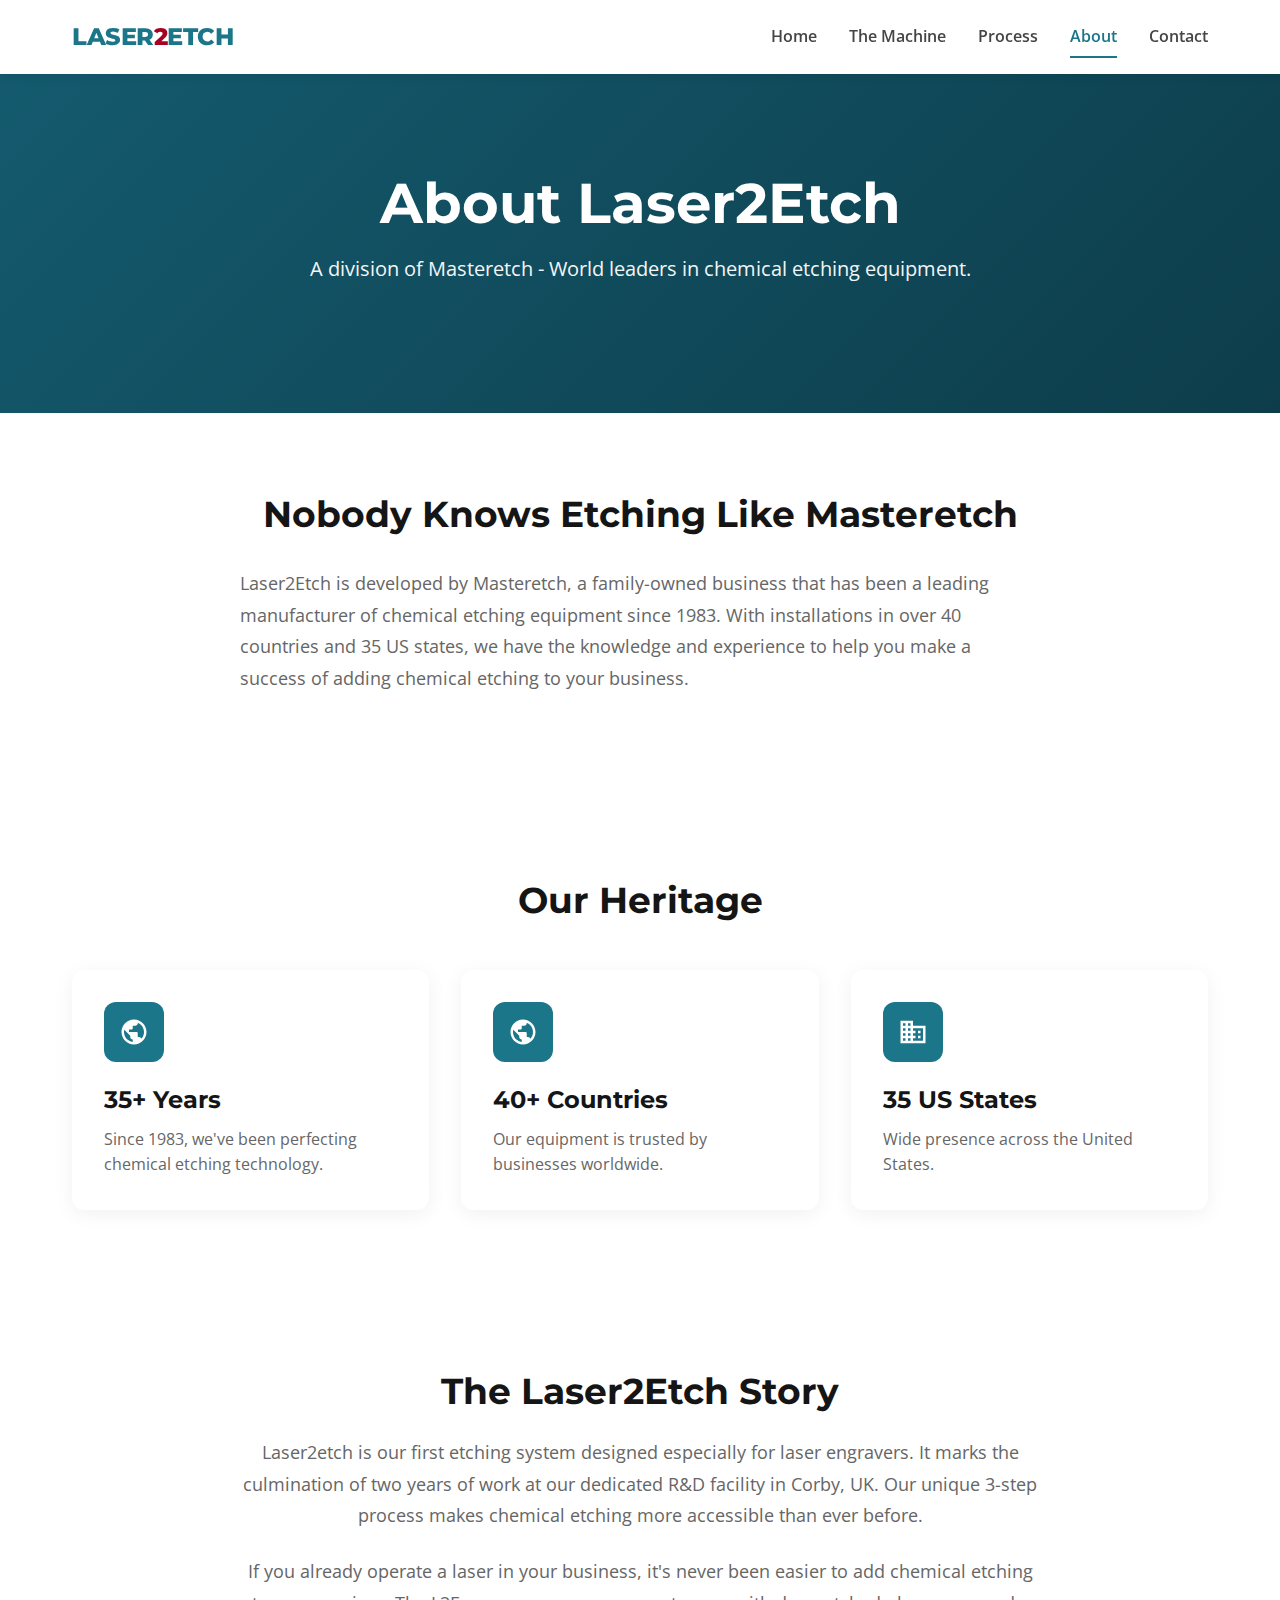
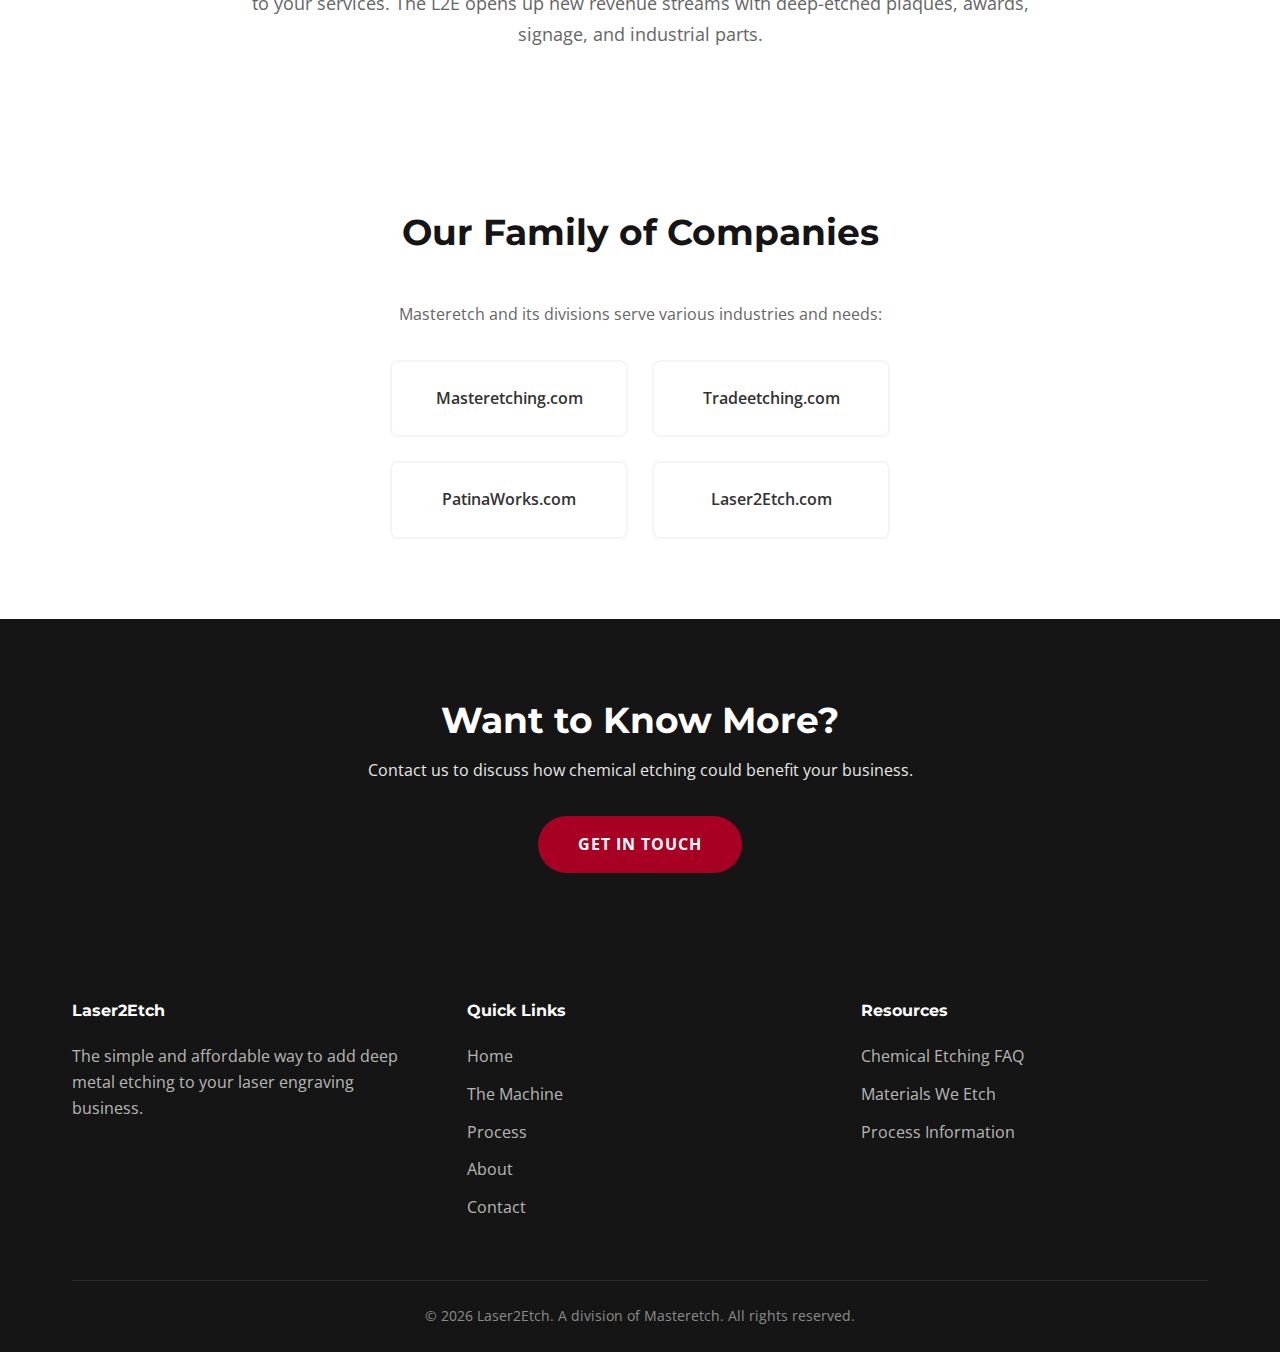
<file: about.html>
<!DOCTYPE html>
<html lang="en">
<head>
  <meta charset="UTF-8">
  <meta name="viewport" content="width=device-width, initial-scale=1.0">
  <title>About Laser2Etch - A Division of Masteretch</title>
  <link rel="stylesheet" href="css/style.css">
  <link href="https://fonts.googleapis.com/css2?family=Montserrat:wght@400;600;700;800&family=Open+Sans:wght@400;600&display=swap" rel="stylesheet">
</head>
<body>
  <header>
    <div class="header-inner">
      <a href="index.html" class="logo">
        <span class="logo-text">LASER<span>2</span>ETCH</span>
      </a>
      <nav>
        <a href="index.html">Home</a>
        <a href="machine.html">The Machine</a>
        <a href="process.html">Process</a>
        <a href="about.html" class="active">About</a>
        <a href="contact.html">Contact</a>
      </nav>
    </div>
  </header>

  <section class="hero" style="background: linear-gradient(135deg, #145a6e 0%, #0d3d4a 100%);">
    <div class="container">
      <h1>About Laser2Etch</h1>
      <p>A division of Masteretch - World leaders in chemical etching equipment.</p>
    </div>
  </section>

  <section>
    <div class="container">
      <div style="max-width: 800px; margin: 0 auto;">
        <h2 style="text-align: center; margin-bottom: 2rem;">Nobody Knows Etching Like Masteretch</h2>
        
        <p style="font-size: 1.1rem; line-height: 1.8; color: var(--text-light); margin-bottom: 1.5rem;">
          Laser2Etch is developed by Masteretch, a family-owned business that has been a leading 
          manufacturer of chemical etching equipment since 1983. With installations in over 40 countries 
          and 35 US states, we have the knowledge and experience to help you make a success of adding 
          chemical etching to your business.
        </p>
      </div>
    </div>
  </section>

  <section alt>
    <div class="container">
      <div class="section-header">
        <h2>Our Heritage</h2>
      </div>
      <div class="features">
        <div class="feature-card">
          <div class="feature-icon">
            <svg viewBox="0 0 24 24"><path d="M12 2C6.48 2 2 6.48 2 12s4.48 10 10 10 10-4.48 10-10S17.52 2 12 2zm-1 17.93c-3.95-.49-7-3.85-7-7.93 0-.62.08-1.21.21-1.79L9 15v1c0 1.1.9 2 2 2v1.93zm6.9-2.54c-.26-.81-1-1.39-1.9-1.39h-1v-3c0-.55-.45-1-1-1H8v-2h2c.55 0 1-.45 1-1V7h2c1.1 0 2-.9 2-2v-.41c2.93 1.19 5 4.06 5 7.41 0 2.08-.8 3.97-2.1 5.39z"/></svg>
          </div>
          <h3>35+ Years</h3>
          <p>Since 1983, we've been perfecting chemical etching technology.</p>
        </div>
        <div class="feature-card">
          <div class="feature-icon">
            <svg viewBox="0 0 24 24"><path d="M12 2C6.48 2 2 6.48 2 12s4.48 10 10 10 10-4.48 10-10S17.52 2 12 2zm-1 17.93c-3.95-.49-7-3.85-7-7.93 0-.62.08-1.21.21-1.79L9 15v1c0 1.1.9 2 2 2v1.93zm6.9-2.54c-.26-.81-1-1.39-1.9-1.39h-1v-3c0-.55-.45-1-1-1H8v-2h2c.55 0 1-.45 1-1V7h2c1.1 0 2-.9 2-2v-.41c2.93 1.19 5 4.06 5 7.41 0 2.08-.8 3.97-2.1 5.39z"/></svg>
          </div>
          <h3>40+ Countries</h3>
          <p>Our equipment is trusted by businesses worldwide.</p>
        </div>
        <div class="feature-card">
          <div class="feature-icon">
            <svg viewBox="0 0 24 24"><path d="M12 7V3H2v18h20V7H12zM6 19H4v-2h2v2zm0-4H4v-2h2v2zm0-4H4V9h2v2zm0-4H4V5h2v2zm4 12H8v-2h2v2zm0-4H8v-2h2v2zm0-4H8V9h2v2zm0-4H8V5h2v2zm10 12h-8v-2h2v-2h-2v-2h2v-2h-2V9h8v10zm-2-8h-2v2h2v-2zm0 4h-2v2h2v-2z"/></svg>
          </div>
          <h3>35 US States</h3>
          <p>Wide presence across the United States.</p>
        </div>
      </div>
    </div>
  </section>

  <section>
    <div class="container">
      <div style="max-width: 800px; margin: 0 auto; text-align: center;">
        <h2>The Laser2Etch Story</h2>
        <p style="font-size: 1.1rem; line-height: 1.8; color: var(--text-light); margin-top: 1.5rem;">
          Laser2etch is our first etching system designed especially for laser engravers. It marks 
          the culmination of two years of work at our dedicated R&D facility in Corby, UK. Our unique 
          3-step process makes chemical etching more accessible than ever before.
        </p>
        <p style="font-size: 1.1rem; line-height: 1.8; color: var(--text-light); margin-top: 1.5rem;">
          If you already operate a laser in your business, it's never been easier to add chemical 
          etching to your services. The L2E opens up new revenue streams with deep-etched plaques, 
          awards, signage, and industrial parts.
        </p>
      </div>
    </div>
  </section>

  <section alt>
    <div class="container">
      <div class="section-header">
        <h2>Our Family of Companies</h2>
      </div>
      <div style="text-align: center; max-width: 600px; margin: 0 auto;">
        <p style="color: var(--text-light); margin-bottom: 2rem;">
          Masteretch and its divisions serve various industries and needs:
        </p>
        <div class="applications-grid" style="max-width: 500px; margin: 0 auto;">
          <div class="app-item">Masteretching.com</div>
          <div class="app-item">Tradeetching.com</div>
          <div class="app-item">PatinaWorks.com</div>
          <div class="app-item">Laser2Etch.com</div>
        </div>
      </div>
    </div>
  </section>

  <section class="cta">
    <div class="container">
      <h2>Want to Know More?</h2>
      <p>Contact us to discuss how chemical etching could benefit your business.</p>
      <a href="contact.html" class="btn btn-primary">Get In Touch</a>
    </div>
  </section>

  <footer>
    <div class="container">
      <div class="footer-grid">
        <div class="footer-col">
          <h4>Laser2Etch</h4>
          <p style="color: rgba(255,255,255,0.7);">The simple and affordable way to add deep metal etching to your laser engraving business.</p>
        </div>
        <div class="footer-col">
          <h4>Quick Links</h4>
          <a href="index.html">Home</a>
          <a href="machine.html">The Machine</a>
          <a href="process.html">Process</a>
          <a href="about.html">About</a>
          <a href="contact.html">Contact</a>
        </div>
        <div class="footer-col">
          <h4>Resources</h4>
          <a href="process.html">Chemical Etching FAQ</a>
          <a href="process.html">Materials We Etch</a>
          <a href="process.html">Process Information</a>
        </div>
      </div>
      <div class="footer-bottom">
        <p>&copy; 2026 Laser2Etch. A division of Masteretch. All rights reserved.</p>
      </div>
    </div>
  </footer>
</body>
</html>
</file>
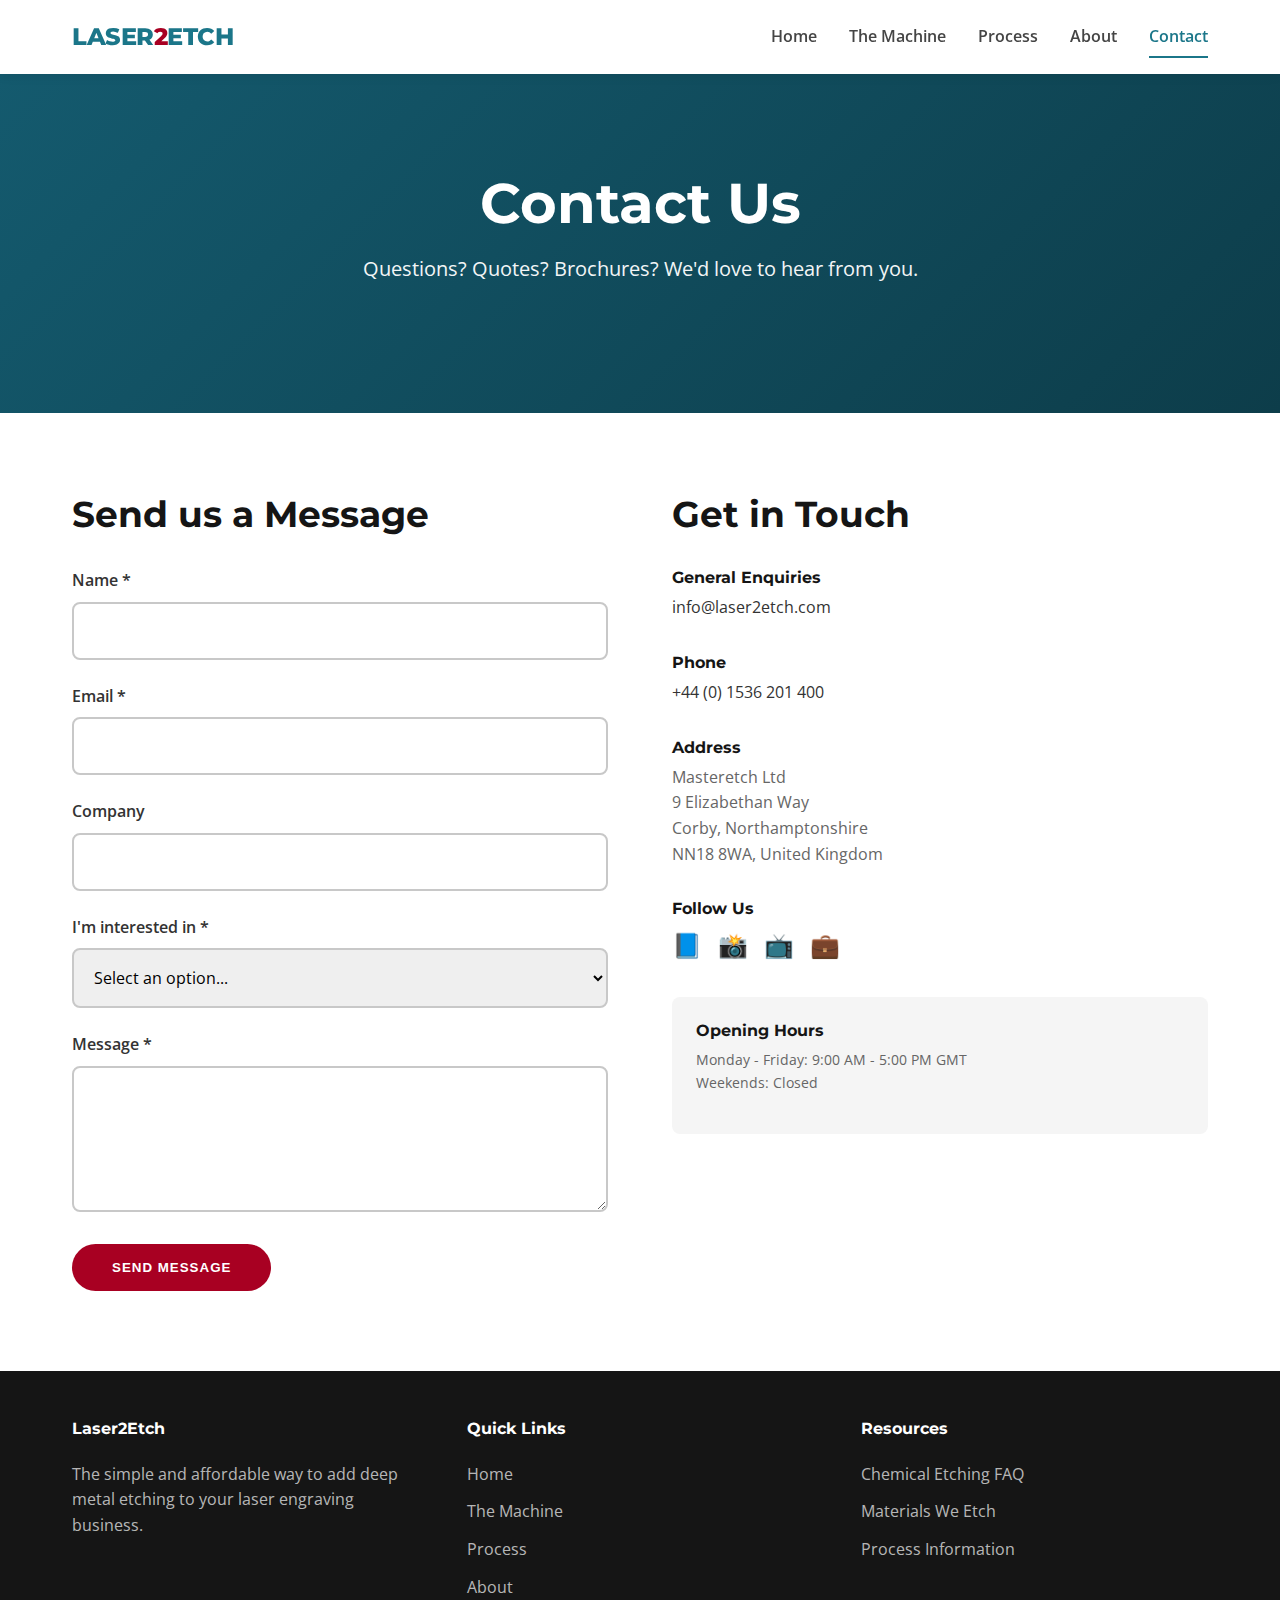
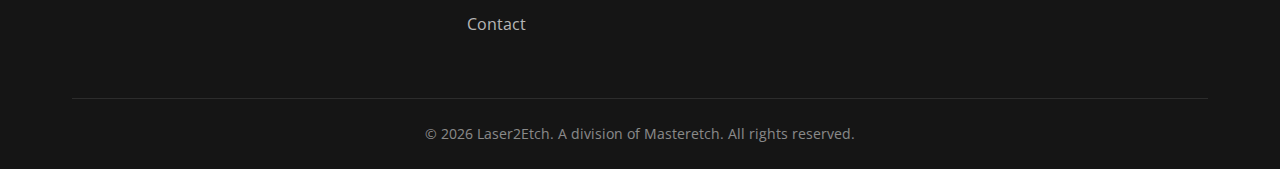
<file: contact.html>
<!DOCTYPE html>
<html lang="en">
<head>
  <meta charset="UTF-8">
  <meta name="viewport" content="width=device-width, initial-scale=1.0">
  <title>Contact Laser2Etch - Get in Touch</title>
  <link rel="stylesheet" href="css/style.css">
  <link href="https://fonts.googleapis.com/css2?family=Montserrat:wght@400;600;700;800&family=Open+Sans:wght@400;600&display=swap" rel="stylesheet">
</head>
<body>
  <header>
    <div class="header-inner">
      <a href="index.html" class="logo">
        <span class="logo-text">LASER<span>2</span>ETCH</span>
      </a>
      <nav>
        <a href="index.html">Home</a>
        <a href="machine.html">The Machine</a>
        <a href="process.html">Process</a>
        <a href="about.html">About</a>
        <a href="contact.html" class="active">Contact</a>
      </nav>
    </div>
  </header>

  <section class="hero" style="background: linear-gradient(135deg, #145a6e 0%, #0d3d4a 100%);">
    <div class="container">
      <h1>Contact Us</h1>
      <p>Questions? Quotes? Brochures? We'd love to hear from you.</p>
    </div>
  </section>

  <section>
    <div class="container">
      <div class="contact-grid">
        <div>
          <h2 style="margin-bottom: 2rem;">Send us a Message</h2>
          <form>
            <div class="form-group">
              <label for="name">Name *</label>
              <input type="text" id="name" name="name" required>
            </div>
            <div class="form-group">
              <label for="email">Email *</label>
              <input type="email" id="email" name="email" required>
            </div>
            <div class="form-group">
              <label for="company">Company</label>
              <input type="text" id="company" name="company">
            </div>
            <div class="form-group">
              <label for="interest">I'm interested in *</label>
              <select id="interest" name="interest" required>
                <option value="">Select an option...</option>
                <option value="machine">L2E Machine</option>
                <option value="process">The Process</option>
                <option value="quote">Getting a Quote</option>
                <option value="brochure">Product Brochure</option>
                <option value="other">Other</option>
              </select>
            </div>
            <div class="form-group">
              <label for="message">Message *</label>
              <textarea id="message" name="message" rows="5" required></textarea>
            </div>
            <button type="submit" class="btn btn-primary">Send Message</button>
          </form>
        </div>
        <div class="contact-info">
          <h2 style="margin-bottom: 2rem;">Get in Touch</h2>
          
          <div style="margin-bottom: 2rem;">
            <h4 style="margin-bottom: 0.5rem;">General Enquiries</h4>
            <p>info@laser2etch.com</p>
          </div>
          
          <div style="margin-bottom: 2rem;">
            <h4 style="margin-bottom: 0.5rem;">Phone</h4>
            <p>+44 (0) 1536 201 400</p>
          </div>
          
          <div style="margin-bottom: 2rem;">
            <h4 style="margin-bottom: 0.5rem;">Address</h4>
            <p style="color: var(--text-light);">
              Masteretch Ltd<br>
              9 Elizabethan Way<br>
              Corby, Northamptonshire<br>
              NN18 8WA, United Kingdom
            </p>
          </div>
          
          <div style="margin-bottom: 2rem;">
            <h4 style="margin-bottom: 0.5rem;">Follow Us</h4>
            <p style="display: flex; gap: 1rem;">
              <a href="#" style="font-size: 1.5rem;">📘</a>
              <a href="#" style="font-size: 1.5rem;">📸</a>
              <a href="#" style="font-size: 1.5rem;">📺</a>
              <a href="#" style="font-size: 1.5rem;">💼</a>
            </p>
          </div>
          
          <div style="background: var(--bg-light); padding: 1.5rem; border-radius: 8px;">
            <h4 style="margin-bottom: 0.5rem;">Opening Hours</h4>
            <p style="color: var(--text-light); font-size: 0.9rem;">
              Monday - Friday: 9:00 AM - 5:00 PM GMT<br>
              Weekends: Closed
            </p>
          </div>
        </div>
      </div>
    </div>
  </section>

  <footer>
    <div class="container">
      <div class="footer-grid">
        <div class="footer-col">
          <h4>Laser2Etch</h4>
          <p style="color: rgba(255,255,255,0.7);">The simple and affordable way to add deep metal etching to your laser engraving business.</p>
        </div>
        <div class="footer-col">
          <h4>Quick Links</h4>
          <a href="index.html">Home</a>
          <a href="machine.html">The Machine</a>
          <a href="process.html">Process</a>
          <a href="about.html">About</a>
          <a href="contact.html">Contact</a>
        </div>
        <div class="footer-col">
          <h4>Resources</h4>
          <a href="process.html">Chemical Etching FAQ</a>
          <a href="process.html">Materials We Etch</a>
          <a href="process.html">Process Information</a>
        </div>
      </div>
      <div class="footer-bottom">
        <p>&copy; 2026 Laser2Etch. A division of Masteretch. All rights reserved.</p>
      </div>
    </div>
  </footer>
</body>
</html>
</file>
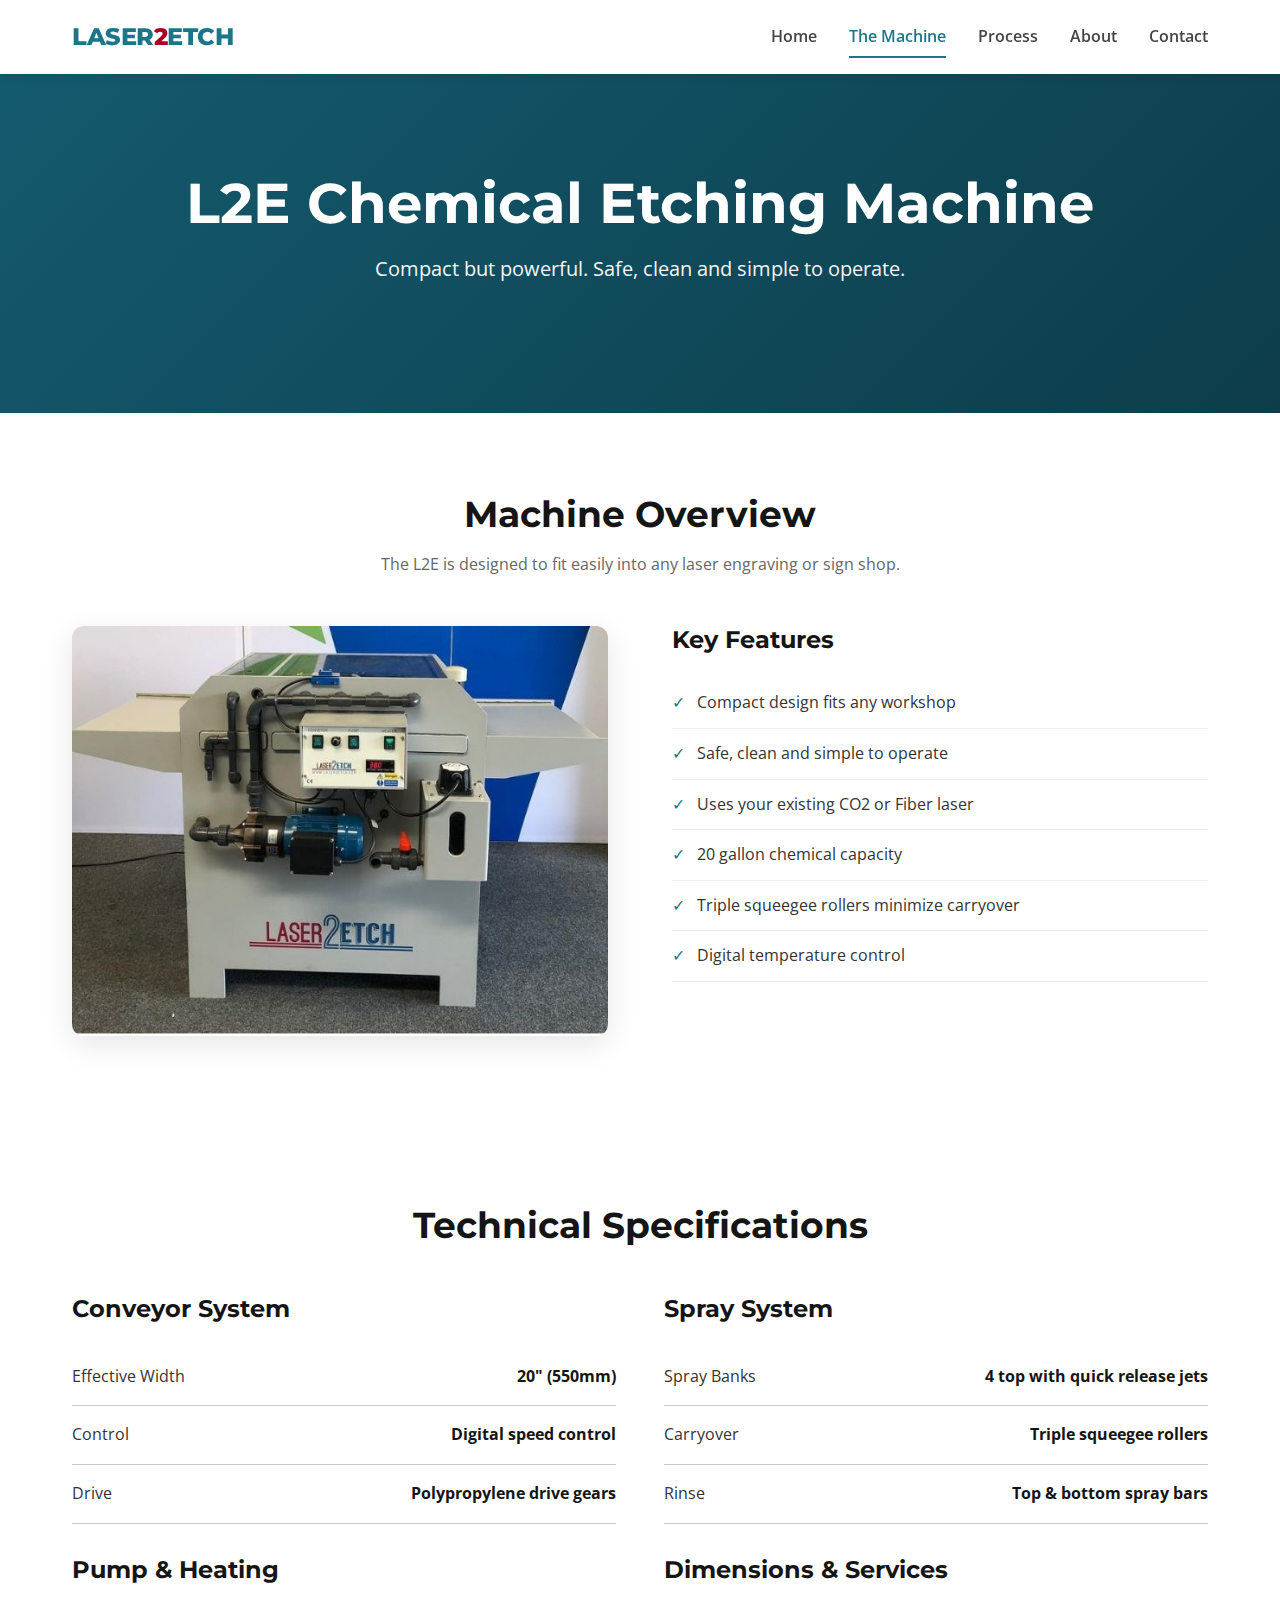
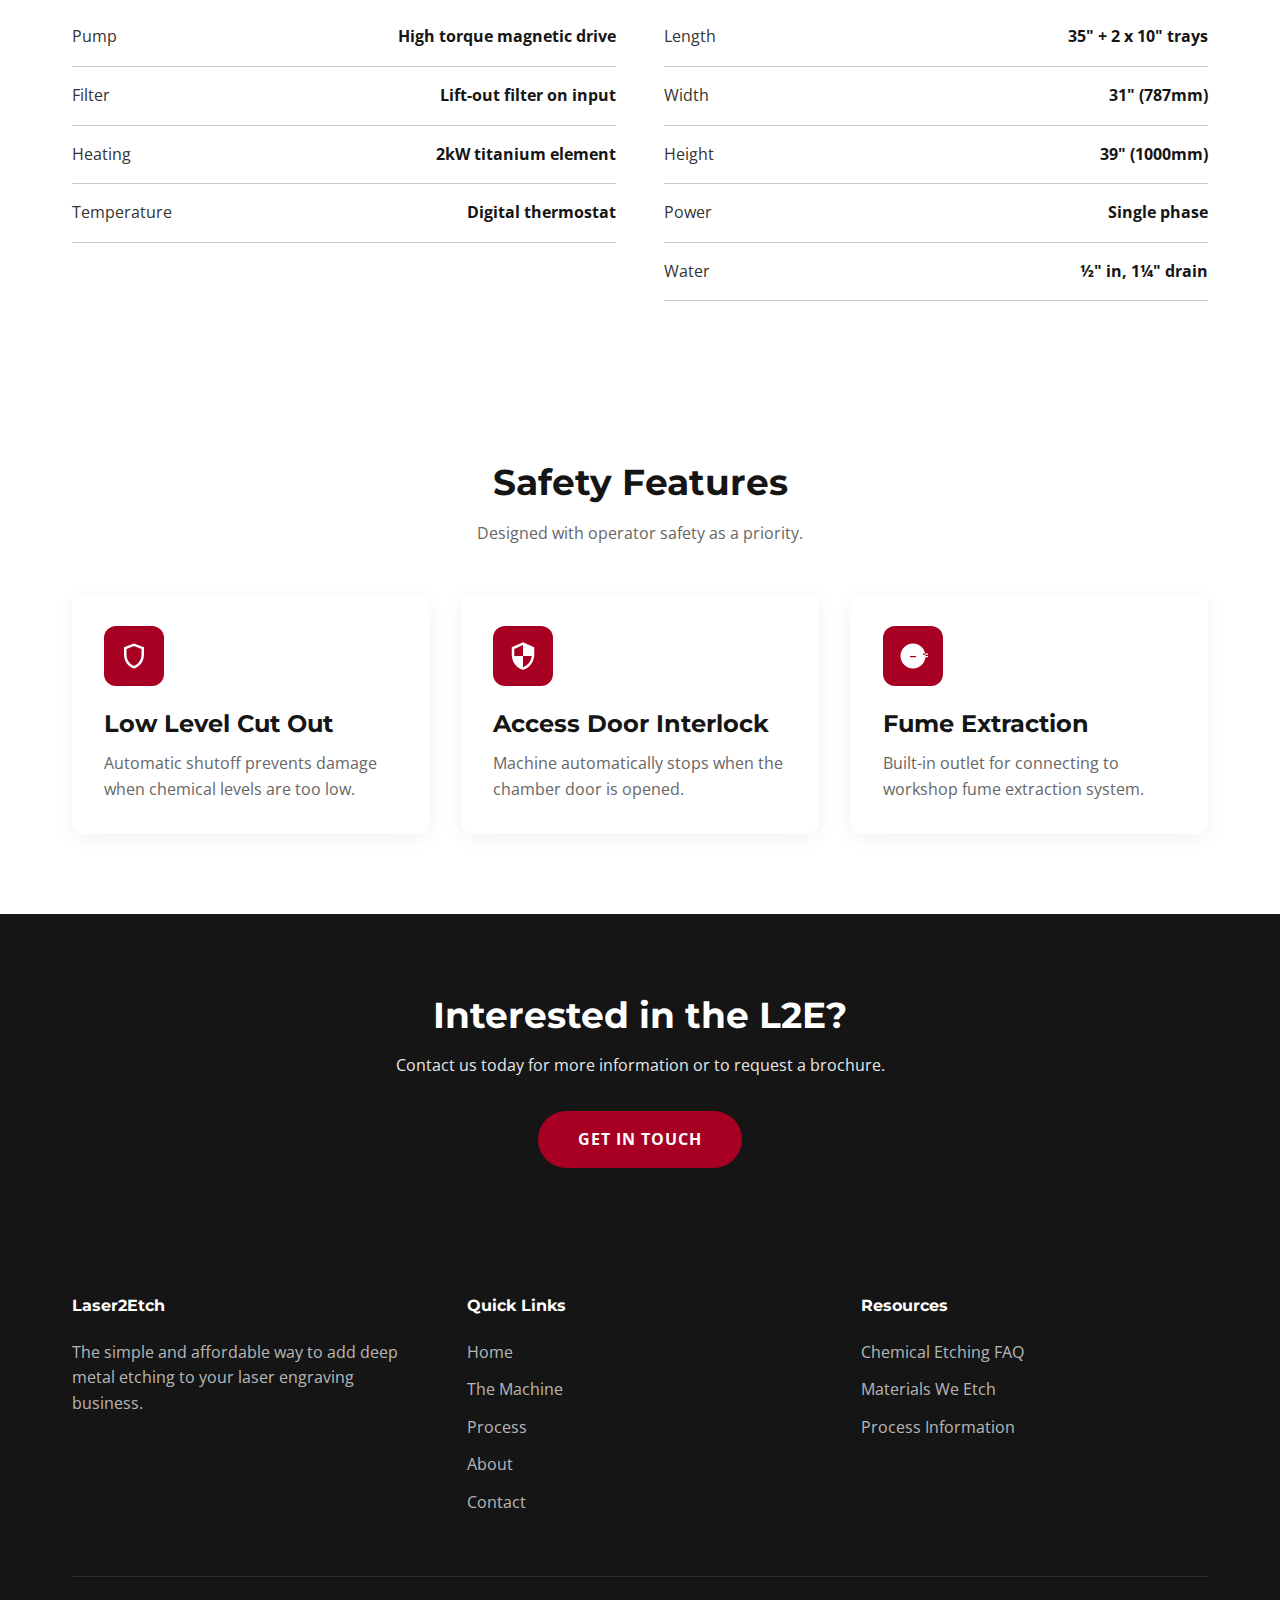
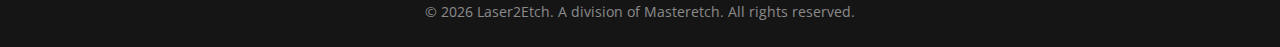
<file: machine.html>
<!DOCTYPE html>
<html lang="en">
<head>
  <meta charset="UTF-8">
  <meta name="viewport" content="width=device-width, initial-scale=1.0">
  <title>L2E Chemical Etching Machine - Specs & Features</title>
  <meta name="description" content="The L2E chemical etching machine. Compact, powerful, and easy to operate. Perfect for laser engraving and sign shops.">
  <link rel="stylesheet" href="css/style.css">
  <link href="https://fonts.googleapis.com/css2?family=Montserrat:wght@400;600;700;800&family=Open+Sans:wght@400;600&display=swap" rel="stylesheet">
</head>
<body>
  <header>
    <div class="header-inner">
      <a href="index.html" class="logo">
        <span class="logo-text">LASER<span>2</span>ETCH</span>
      </a>
      <nav>
        <a href="index.html">Home</a>
        <a href="machine.html" class="active">The Machine</a>
        <a href="process.html">Process</a>
        <a href="about.html">About</a>
        <a href="contact.html">Contact</a>
      </nav>
    </div>
  </header>

  <section class="hero" style="background: linear-gradient(135deg, #145a6e 0%, #0d3d4a 100%);">
    <div class="container">
      <h1>L2E Chemical Etching Machine</h1>
      <p>Compact but powerful. Safe, clean and simple to operate.</p>
    </div>
  </section>

  <section>
    <div class="container">
      <div class="section-header">
        <h2>Machine Overview</h2>
        <p>The L2E is designed to fit easily into any laser engraving or sign shop.</p>
      </div>
      
      <div style="display: grid; grid-template-columns: 1fr 1fr; gap: 4rem; align-items: start;">
        <div>
          <img src="images/machine.jpg" alt="L2E Chemical Etching Machine" style="border-radius: 12px; box-shadow: 0 8px 30px rgba(0,0,0,0.1);">
        </div>
        <div>
          <h3>Key Features</h3>
          <ul style="list-style: none; margin-top: 1.5rem;">
            <li style="padding: 0.75rem 0; border-bottom: 1px solid #eee; display: flex; align-items: center; gap: 0.75rem;">
              <span style="color: var(--primary);">✓</span> Compact design fits any workshop
            </li>
            <li style="padding: 0.75rem 0; border-bottom: 1px solid #eee; display: flex; align-items: center; gap: 0.75rem;">
              <span style="color: var(--primary);">✓</span> Safe, clean and simple to operate
            </li>
            <li style="padding: 0.75rem 0; border-bottom: 1px solid #eee; display: flex; align-items: center; gap: 0.75rem;">
              <span style="color: var(--primary);">✓</span> Uses your existing CO2 or Fiber laser
            </li>
            <li style="padding: 0.75rem 0; border-bottom: 1px solid #eee; display: flex; align-items: center; gap: 0.75rem;">
              <span style="color: var(--primary);">✓</span> 20 gallon chemical capacity
            </li>
            <li style="padding: 0.75rem 0; border-bottom: 1px solid #eee; display: flex; align-items: center; gap: 0.75rem;">
              <span style="color: var(--primary);">✓</span> Triple squeegee rollers minimize carryover
            </li>
            <li style="padding: 0.75rem 0; border-bottom: 1px solid #eee; display: flex; align-items: center; gap: 0.75rem;">
              <span style="color: var(--primary);">✓</span> Digital temperature control
            </li>
          </ul>
        </div>
      </div>
    </div>
  </section>

  <section alt>
    <div class="container">
      <div class="section-header">
        <h2>Technical Specifications</h2>
      </div>
      <div class="specs-grid">
        <div>
          <h3 style="margin-bottom: 1.5rem;">Conveyor System</h3>
          <ul class="specs-list">
            <li><span>Effective Width</span><strong>20" (550mm)</strong></li>
            <li><span>Control</span><strong>Digital speed control</strong></li>
            <li><span>Drive</span><strong>Polypropylene drive gears</strong></li>
          </ul>
          
          <h3 style="margin: 2rem 0 1.5rem;">Pump & Heating</h3>
          <ul class="specs-list">
            <li><span>Pump</span><strong>High torque magnetic drive</strong></li>
            <li><span>Filter</span><strong>Lift-out filter on input</strong></li>
            <li><span>Heating</span><strong>2kW titanium element</strong></li>
            <li><span>Temperature</span><strong>Digital thermostat</strong></li>
          </ul>
        </div>
        <div>
          <h3 style="margin-bottom: 1.5rem;">Spray System</h3>
          <ul class="specs-list">
            <li><span>Spray Banks</span><strong>4 top with quick release jets</strong></li>
            <li><span>Carryover</span><strong>Triple squeegee rollers</strong></li>
            <li><span>Rinse</span><strong>Top & bottom spray bars</strong></li>
          </ul>
          
          <h3 style="margin: 2rem 0 1.5rem;">Dimensions & Services</h3>
          <ul class="specs-list">
            <li><span>Length</span><strong>35" + 2 x 10" trays</strong></li>
            <li><span>Width</span><strong>31" (787mm)</strong></li>
            <li><span>Height</span><strong>39" (1000mm)</strong></li>
            <li><span>Power</span><strong>Single phase</strong></li>
            <li><span>Water</span><strong>½" in, 1¼" drain</strong></li>
          </ul>
        </div>
      </div>
    </div>
  </section>

  <section>
    <div class="container">
      <div class="section-header">
        <h2>Safety Features</h2>
        <p>Designed with operator safety as a priority.</p>
      </div>
      <div class="features" style="grid-template-columns: repeat(auto-fit, minmax(250px, 1fr));">
        <div class="feature-card">
          <div class="feature-icon" style="background: var(--accent);">
            <svg viewBox="0 0 24 24"><path d="M12 2L4 5v6.09c0 5.05 3.41 9.76 8 10.91 4.59-1.15 8-5.86 8-10.91V5l-8-3zm6 9.09c0 4-2.55 7.7-6 8.83-3.45-1.13-6-4.82-6-8.83V6.31l6-2.25 6 2.25v4.78z"/></svg>
          </div>
          <h3>Low Level Cut Out</h3>
          <p>Automatic shutoff prevents damage when chemical levels are too low.</p>
        </div>
        <div class="feature-card">
          <div class="feature-icon" style="background: var(--accent);">
            <svg viewBox="0 0 24 24"><path d="M12 1L3 5v6c0 5.55 3.84 10.74 9 12 5.16-1.26 9-6.45 9-12V5l-9-4zm0 10.99h7c-.53 4.12-3.28 7.79-7 8.94V12H5V6.3l7-3.11v8.8z"/></svg>
          </div>
          <h3>Access Door Interlock</h3>
          <p>Machine automatically stops when the chamber door is opened.</p>
        </div>
        <div class="feature-card">
          <div class="feature-icon" style="background: var(--accent);">
            <svg viewBox="0 0 24 24"><path d="M14.5 12c0 1.38-1.12 2.5-2.5 2.5S9.5 13.38 9.5 12s1.12-2.5 2.5-2.5 2.5 1.12 2.5 2.5zm7.5 0c0 5.52-4.48 10-10 10S2 17.52 2 12 6.48 2 12 2s10 4.48 10 10zm-2 0h-4v-1h4v1zm0-2h-4v-1h4v1zm-6 3h12v-1H4v1zm6-2h4v-1h-4v1zm-8 2h12v-1H4v1z"/></svg>
          </div>
          <h3>Fume Extraction</h3>
          <p>Built-in outlet for connecting to workshop fume extraction system.</p>
        </div>
      </div>
    </div>
  </section>

  <section class="cta">
    <div class="container">
      <h2>Interested in the L2E?</h2>
      <p>Contact us today for more information or to request a brochure.</p>
      <a href="contact.html" class="btn btn-primary">Get In Touch</a>
    </div>
  </section>

  <footer>
    <div class="container">
      <div class="footer-grid">
        <div class="footer-col">
          <h4>Laser2Etch</h4>
          <p style="color: rgba(255,255,255,0.7);">The simple and affordable way to add deep metal etching to your laser engraving business.</p>
        </div>
        <div class="footer-col">
          <h4>Quick Links</h4>
          <a href="index.html">Home</a>
          <a href="machine.html">The Machine</a>
          <a href="process.html">Process</a>
          <a href="about.html">About</a>
          <a href="contact.html">Contact</a>
        </div>
        <div class="footer-col">
          <h4>Resources</h4>
          <a href="process.html">Chemical Etching FAQ</a>
          <a href="process.html">Materials We Etch</a>
          <a href="process.html">Process Information</a>
        </div>
      </div>
      <div class="footer-bottom">
        <p>&copy; 2026 Laser2Etch. A division of Masteretch. All rights reserved.</p>
      </div>
    </div>
  </footer>
</body>
</html>
</file>
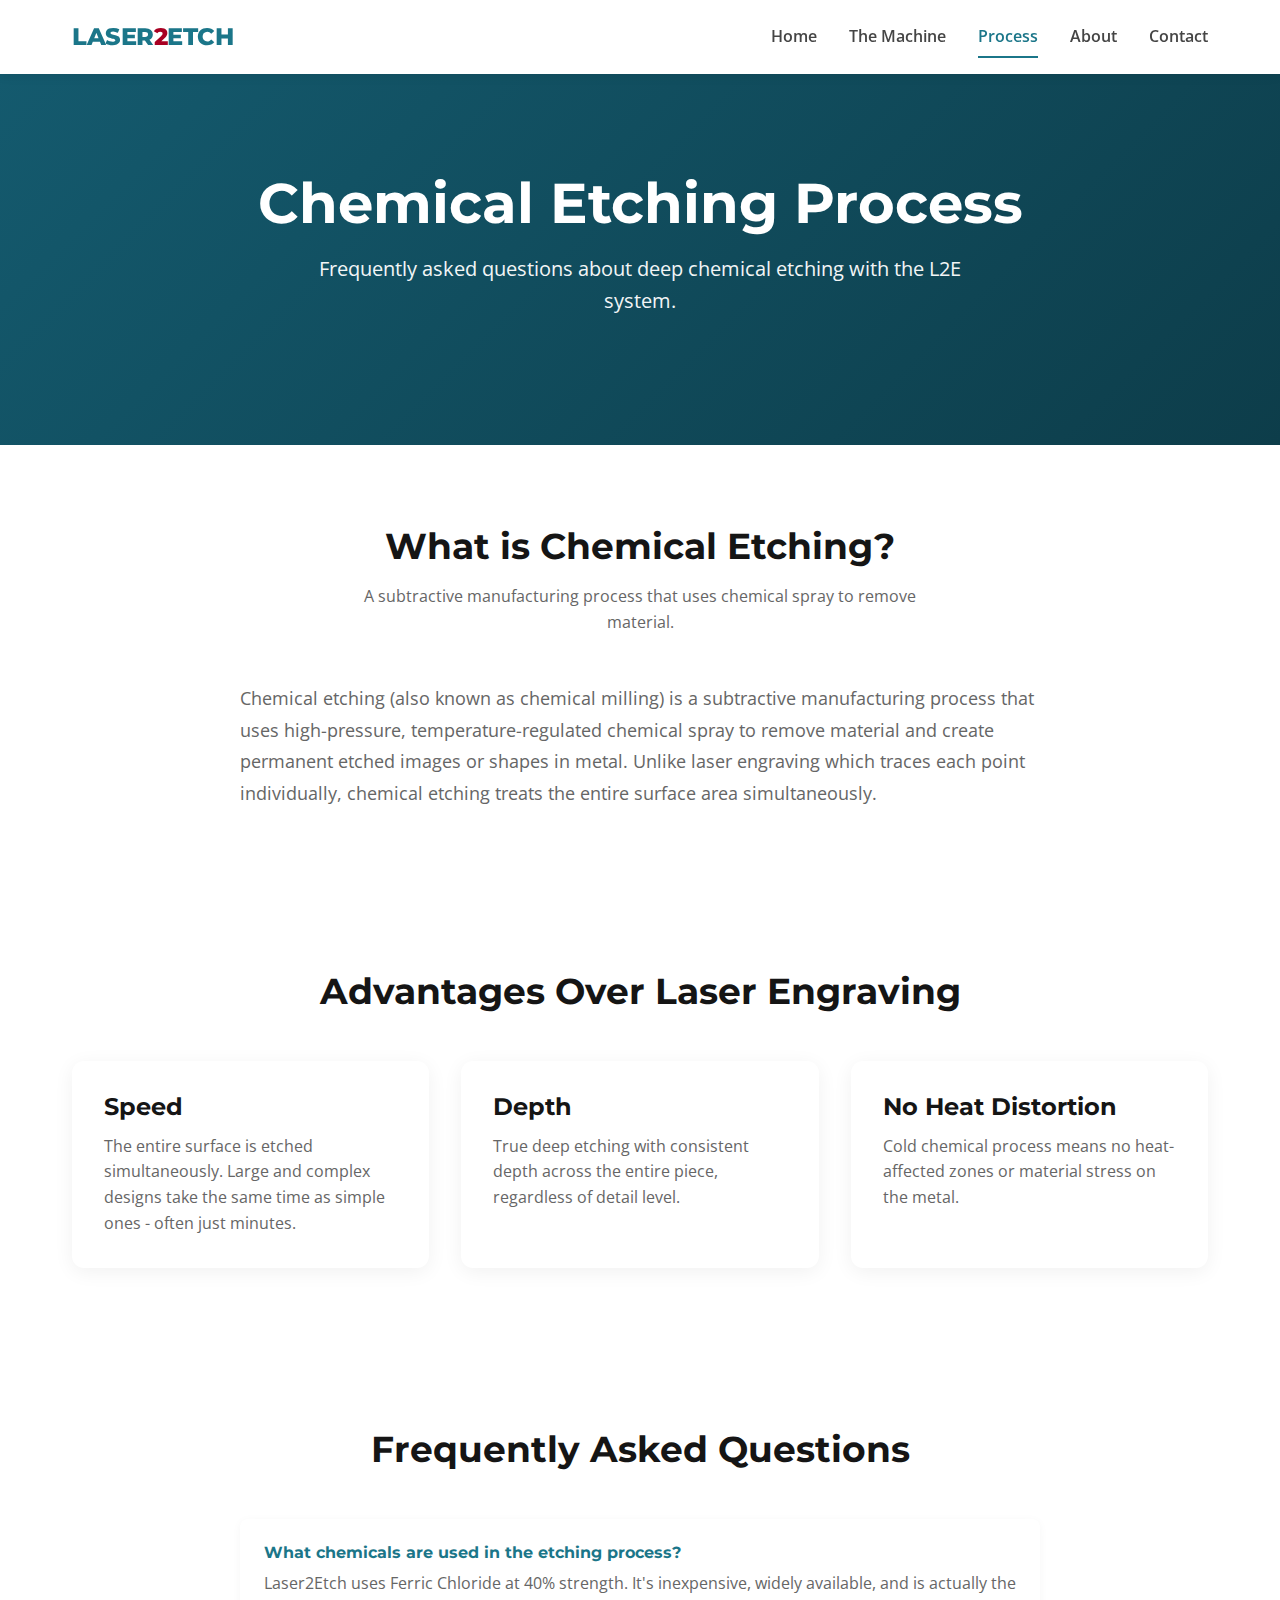
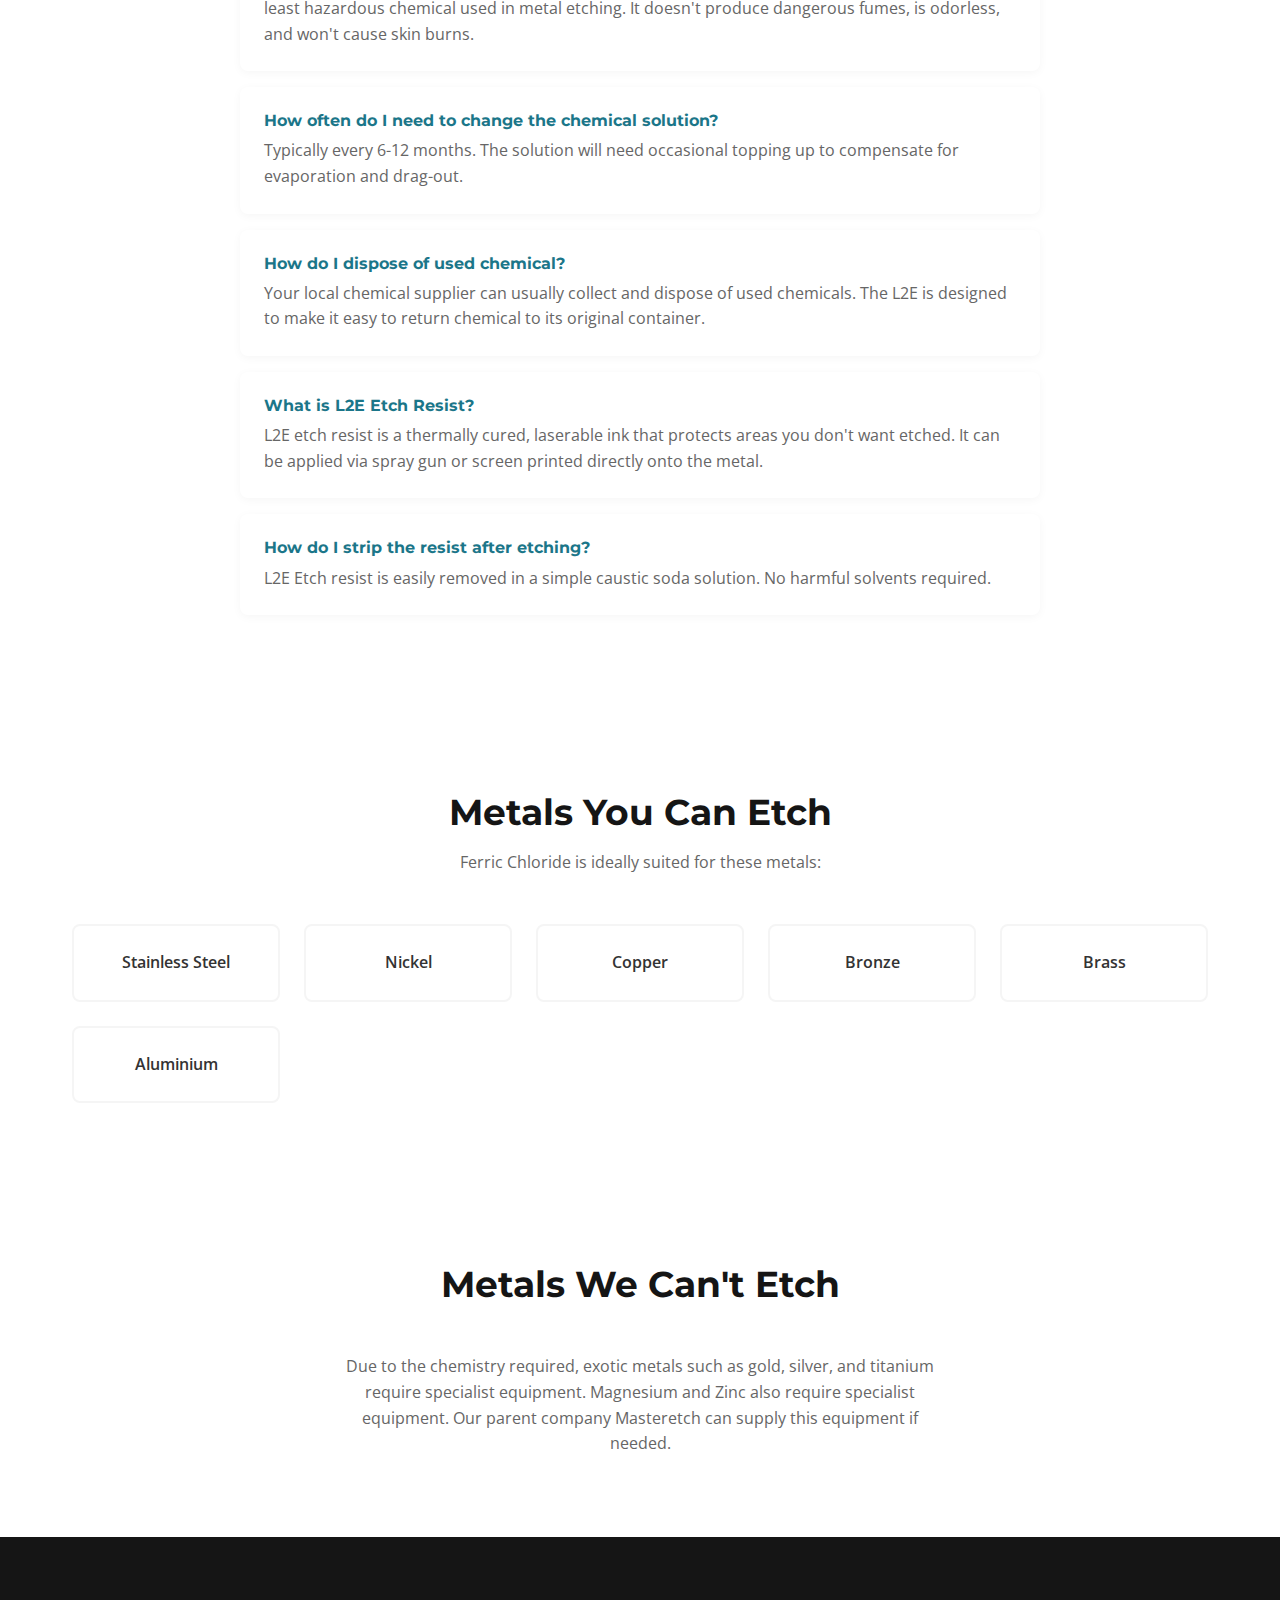
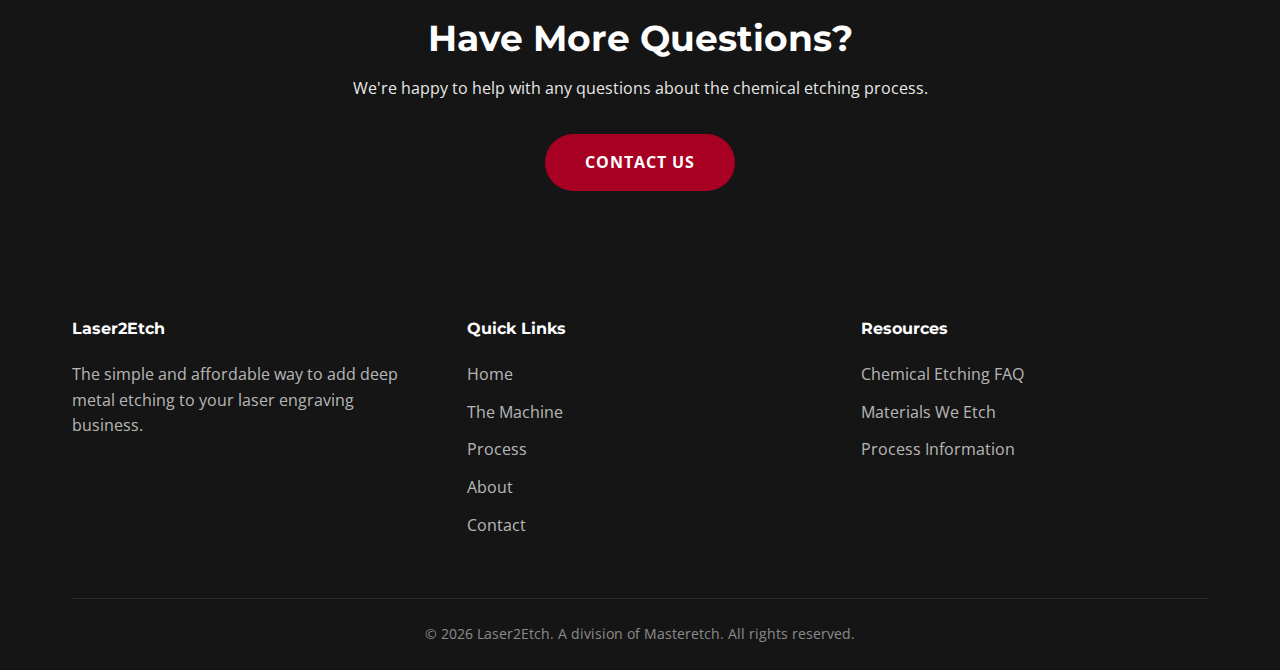
<file: process.html>
<!DOCTYPE html>
<html lang="en">
<head>
  <meta charset="UTF-8">
  <meta name="viewport" content="width=device-width, initial-scale=1.0">
  <title>Chemical Etching Process - How It Works</title>
  <link rel="stylesheet" href="css/style.css">
  <link href="https://fonts.googleapis.com/css2?family=Montserrat:wght@400;600;700;800&family=Open+Sans:wght@400;600&display=swap" rel="stylesheet">
</head>
<body>
  <header>
    <div class="header-inner">
      <a href="index.html" class="logo">
        <span class="logo-text">LASER<span>2</span>ETCH</span>
      </a>
      <nav>
        <a href="index.html">Home</a>
        <a href="machine.html">The Machine</a>
        <a href="process.html" class="active">Process</a>
        <a href="about.html">About</a>
        <a href="contact.html">Contact</a>
      </nav>
    </div>
  </header>

  <section class="hero" style="background: linear-gradient(135deg, #145a6e 0%, #0d3d4a 100%);">
    <div class="container">
      <h1>Chemical Etching Process</h1>
      <p>Frequently asked questions about deep chemical etching with the L2E system.</p>
    </div>
  </section>

  <section>
    <div class="container">
      <div class="section-header">
        <h2>What is Chemical Etching?</h2>
        <p>A subtractive manufacturing process that uses chemical spray to remove material.</p>
      </div>
      
      <div style="max-width: 800px; margin: 0 auto;">
        <p style="font-size: 1.1rem; line-height: 1.8; color: var(--text-light);">
          Chemical etching (also known as chemical milling) is a subtractive manufacturing process that uses 
          high-pressure, temperature-regulated chemical spray to remove material and create permanent 
          etched images or shapes in metal. Unlike laser engraving which traces each point individually, 
          chemical etching treats the entire surface area simultaneously.
        </p>
      </div>
    </div>
  </section>

  <section alt>
    <div class="container">
      <div class="section-header">
        <h2>Advantages Over Laser Engraving</h2>
      </div>
      <div class="features">
        <div class="feature-card">
          <h3>Speed</h3>
          <p>The entire surface is etched simultaneously. Large and complex designs take the same time as simple ones - often just minutes.</p>
        </div>
        <div class="feature-card">
          <h3>Depth</h3>
          <p>True deep etching with consistent depth across the entire piece, regardless of detail level.</p>
        </div>
        <div class="feature-card">
          <h3>No Heat Distortion</h3>
          <p>Cold chemical process means no heat-affected zones or material stress on the metal.</p>
        </div>
      </div>
    </div>
  </section>

  <section>
    <div class="container">
      <div class="section-header">
        <h2>Frequently Asked Questions</h2>
      </div>
      
      <div style="max-width: 800px; margin: 0 auto;">
        <div class="faq-item">
          <h4>What chemicals are used in the etching process?</h4>
          <p>Laser2Etch uses Ferric Chloride at 40% strength. It's inexpensive, widely available, and is actually the least hazardous chemical used in metal etching. It doesn't produce dangerous fumes, is odorless, and won't cause skin burns.</p>
        </div>
        
        <div class="faq-item">
          <h4>How often do I need to change the chemical solution?</h4>
          <p>Typically every 6-12 months. The solution will need occasional topping up to compensate for evaporation and drag-out.</p>
        </div>
        
        <div class="faq-item">
          <h4>How do I dispose of used chemical?</h4>
          <p>Your local chemical supplier can usually collect and dispose of used chemicals. The L2E is designed to make it easy to return chemical to its original container.</p>
        </div>
        
        <div class="faq-item">
          <h4>What is L2E Etch Resist?</h4>
          <p>L2E etch resist is a thermally cured, laserable ink that protects areas you don't want etched. It can be applied via spray gun or screen printed directly onto the metal.</p>
        </div>
        
        <div class="faq-item">
          <h4>How do I strip the resist after etching?</h4>
          <p>L2E Etch resist is easily removed in a simple caustic soda solution. No harmful solvents required.</p>
        </div>
      </div>
    </div>
  </section>

  <section alt>
    <div class="container">
      <div class="section-header">
        <h2>Metals You Can Etch</h2>
        <p>Ferric Chloride is ideally suited for these metals:</p>
      </div>
      
      <div class="applications-grid">
        <div class="app-item">Stainless Steel</div>
        <div class="app-item">Nickel</div>
        <div class="app-item">Copper</div>
        <div class="app-item">Bronze</div>
        <div class="app-item">Brass</div>
        <div class="app-item">Aluminium</div>
      </div>
    </div>
  </section>

  <section>
    <div class="container">
      <div class="section-header">
        <h2>Metals We Can't Etch</h2>
      </div>
      <p style="text-align: center; max-width: 600px; margin: 0 auto; color: var(--text-light);">
        Due to the chemistry required, exotic metals such as gold, silver, and titanium require specialist equipment. 
        Magnesium and Zinc also require specialist equipment. Our parent company Masteretch can supply this equipment if needed.
      </p>
    </div>
  </section>

  <section class="cta">
    <div class="container">
      <h2>Have More Questions?</h2>
      <p>We're happy to help with any questions about the chemical etching process.</p>
      <a href="contact.html" class="btn btn-primary">Contact Us</a>
    </div>
  </section>

  <footer>
    <div class="container">
      <div class="footer-grid">
        <div class="footer-col">
          <h4>Laser2Etch</h4>
          <p style="color: rgba(255,255,255,0.7);">The simple and affordable way to add deep metal etching to your laser engraving business.</p>
        </div>
        <div class="footer-col">
          <h4>Quick Links</h4>
          <a href="index.html">Home</a>
          <a href="machine.html">The Machine</a>
          <a href="process.html">Process</a>
          <a href="about.html">About</a>
          <a href="contact.html">Contact</a>
        </div>
        <div class="footer-col">
          <h4>Resources</h4>
          <a href="process.html">Chemical Etching FAQ</a>
          <a href="process.html">Materials We Etch</a>
          <a href="process.html">Process Information</a>
        </div>
      </div>
      <div class="footer-bottom">
        <p>&copy; 2026 Laser2Etch. A division of Masteretch. All rights reserved.</p>
      </div>
    </div>
  </footer>
</body>
</html>
</file>
<file: css/style.css>
/* laser2etch.com Redesign - Clean Modern Static */

/* CSS Variables - Core Colors */
:root {
  --primary: #1b7689;
  --primary-dark: #145a6e;
  --accent: #a80022;
  --accent-dark: #7a0018;
  --dark: #151515;
  --gray: #454545;
  --light-gray: #c8c8c8;
  --bg-light: #f5f5f5;
  --bg-white: #ffffff;
  --text: #333333;
  --text-light: #666666;
  
  --font-heading: 'Montserrat', sans-serif;
  --font-body: 'Open Sans', sans-serif;
  
  --max-width: 1200px;
  --spacing: 2rem;
}

/* Reset */
*, *::before, *::after {
  box-sizing: border-box;
  margin: 0;
  padding: 0;
}

html {
  scroll-behavior: smooth;
}

body {
  font-family: var(--font-body);
  line-height: 1.6;
  color: var(--text);
  background: var(--bg-white);
}

img {
  max-width: 100%;
  height: auto;
}

a {
  color: var(--primary);
  text-decoration: none;
  transition: color 0.3s;
}

a:hover {
  color: var(--accent);
}

/* Typography */
h1, h2, h3, h4, h5, h6 {
  font-family: var(--font-heading);
  font-weight: 700;
  line-height: 1.2;
  color: var(--dark);
}

h1 { font-size: 3rem; }
h2 { font-size: 2.25rem; }
h3 { font-size: 1.5rem; }

.container {
  max-width: var(--max-width);
  margin: 0 auto;
  padding: 0 var(--spacing);
}

/* Header */
header {
  background: var(--bg-white);
  box-shadow: 0 2px 10px rgba(0,0,0,0.08);
  position: sticky;
  top: 0;
  z-index: 1000;
}

.header-inner {
  display: flex;
  justify-content: space-between;
  align-items: center;
  padding: 1rem var(--spacing);
  max-width: var(--max-width);
  margin: 0 auto;
}

.logo {
  display: flex;
  align-items: center;
  gap: 0.75rem;
}

.logo img {
  height: 50px;
}

.logo-text {
  font-family: var(--font-heading);
  font-size: 1.5rem;
  font-weight: 800;
  color: var(--primary);
  letter-spacing: -0.5px;
}

.logo-text span {
  color: var(--accent);
}

nav {
  display: flex;
  gap: 2rem;
}

nav a {
  font-weight: 600;
  color: var(--gray);
  padding: 0.5rem 0;
  position: relative;
}

nav a::after {
  content: '';
  position: absolute;
  bottom: 0;
  left: 0;
  width: 0;
  height: 2px;
  background: var(--primary);
  transition: width 0.3s;
}

nav a:hover::after,
nav a.active::after {
  width: 100%;
}

nav a:hover,
nav a.active {
  color: var(--primary);
}

/* Mobile nav */
@media (max-width: 768px) {
  nav {
    display: none;
  }
}

/* Hero */
.hero {
  background: linear-gradient(135deg, var(--primary) 0%, var(--primary-dark) 100%);
  color: white;
  padding: 6rem 0;
  text-align: center;
}

.hero h1 {
  color: white;
  margin-bottom: 1rem;
  font-size: 3.5rem;
}

.hero p {
  font-size: 1.25rem;
  opacity: 0.95;
  max-width: 700px;
  margin: 0 auto 2rem;
}

.btn {
  display: inline-block;
  padding: 1rem 2.5rem;
  border-radius: 50px;
  font-weight: 700;
  text-transform: uppercase;
  letter-spacing: 1px;
  transition: all 0.3s;
  cursor: pointer;
  border: none;
}

.btn-primary {
  background: var(--accent);
  color: white;
}

.btn-primary:hover {
  background: var(--accent-dark);
  transform: translateY(-2px);
  box-shadow: 0 5px 20px rgba(168, 0, 34, 0.4);
}

.btn-outline {
  background: transparent;
  color: white;
  border: 2px solid white;
}

.btn-outline:hover {
  background: white;
  color: var(--primary);
}

/* Sections */
section {
  padding: 5rem 0;
}

section alt {
  background: var(--bg-light);
}

.section-header {
  text-align: center;
  margin-bottom: 3rem;
}

.section-header h2 {
  margin-bottom: 1rem;
}

.section-header p {
  color: var(--text-light);
  max-width: 600px;
  margin: 0 auto;
}

/* Features Grid */
.features {
  display: grid;
  grid-template-columns: repeat(auto-fit, minmax(300px, 1fr));
  gap: 2rem;
}

.feature-card {
  background: var(--bg-white);
  padding: 2rem;
  border-radius: 12px;
  box-shadow: 0 4px 20px rgba(0,0,0,0.06);
  transition: transform 0.3s, box-shadow 0.3s;
}

.feature-card:hover {
  transform: translateY(-5px);
  box-shadow: 0 8px 30px rgba(0,0,0,0.1);
}

.feature-icon {
  width: 60px;
  height: 60px;
  background: var(--primary);
  border-radius: 12px;
  display: flex;
  align-items: center;
  justify-content: center;
  margin-bottom: 1.5rem;
}

.feature-icon svg {
  width: 30px;
  height: 30px;
  fill: white;
}

.feature-card h3 {
  margin-bottom: 0.75rem;
}

.feature-card p {
  color: var(--text-light);
}

/* Applications */
.applications-grid {
  display: grid;
  grid-template-columns: repeat(auto-fill, minmax(200px, 1fr));
  gap: 1.5rem;
}

.app-item {
  background: var(--bg-white);
  padding: 1.5rem;
  border-radius: 8px;
  text-align: center;
  font-weight: 600;
  border: 2px solid var(--bg-light);
  transition: all 0.3s;
}

.app-item:hover {
  border-color: var(--primary);
  color: var(--primary);
}

/* Process Steps */
.process-steps {
  display: grid;
  grid-template-columns: repeat(3, 1fr);
  gap: 2rem;
}

@media (max-width: 768px) {
  .process-steps {
    grid-template-columns: 1fr;
  }
}

.step {
  text-align: center;
  padding: 2rem;
}

.step-number {
  width: 80px;
  height: 80px;
  background: var(--primary);
  color: white;
  font-size: 2rem;
  font-weight: 800;
  border-radius: 50%;
  display: flex;
  align-items: center;
  justify-content: center;
  margin: 0 auto 1.5rem;
}

.step h3 {
  margin-bottom: 1rem;
}

.step p {
  color: var(--text-light);
}

/* Machine Specs */
.specs-grid {
  display: grid;
  grid-template-columns: repeat(2, 1fr);
  gap: 3rem;
}

@media (max-width: 768px) {
  .specs-grid {
    grid-template-columns: 1fr;
  }
}

.specs-list {
  list-style: none;
}

.specs-list li {
  padding: 1rem 0;
  border-bottom: 1px solid var(--light-gray);
  display: flex;
  justify-content: space-between;
}

.specs-list li strong {
  color: var(--dark);
}

/* FAQ */
.faq-item {
  background: var(--bg-white);
  border-radius: 8px;
  padding: 1.5rem;
  margin-bottom: 1rem;
  box-shadow: 0 2px 10px rgba(0,0,0,0.04);
}

.faq-item h4 {
  color: var(--primary);
  margin-bottom: 0.5rem;
}

.faq-item p {
  color: var(--text-light);
}

/* Gallery */
.gallery-grid {
  display: grid;
  grid-template-columns: repeat(auto-fill, minmax(280px, 1fr));
  gap: 1.5rem;
}

.gallery-item {
  aspect-ratio: 4/3;
  border-radius: 8px;
  overflow: hidden;
}

.gallery-item img {
  width: 100%;
  height: 100%;
  object-fit: cover;
  transition: transform 0.5s;
}

.gallery-item:hover img {
  transform: scale(1.05);
}

/* CTA */
.cta {
  background: var(--dark);
  color: white;
  text-align: center;
  padding: 5rem 0;
}

.cta h2 {
  color: white;
  margin-bottom: 1rem;
}

.cta p {
  opacity: 0.9;
  margin-bottom: 2rem;
}

/* Contact */
.contact-grid {
  display: grid;
  grid-template-columns: 1fr 1fr;
  gap: 4rem;
}

@media (max-width: 768px) {
  .contact-grid {
    grid-template-columns: 1fr;
  }
}

.form-group {
  margin-bottom: 1.5rem;
}

.form-group label {
  display: block;
  margin-bottom: 0.5rem;
  font-weight: 600;
}

.form-group input,
.form-group textarea,
.form-group select {
  width: 100%;
  padding: 1rem;
  border: 2px solid var(--light-gray);
  border-radius: 8px;
  font-family: inherit;
  font-size: 1rem;
  transition: border-color 0.3s;
}

.form-group input:focus,
.form-group textarea:focus,
.form-group select:focus {
  outline: none;
  border-color: var(--primary);
}

.contact-info p {
  margin-bottom: 1rem;
  display: flex;
  align-items: center;
  gap: 0.75rem;
}

/* Footer */
footer {
  background: var(--dark);
  color: white;
  padding: 3rem 0 1.5rem;
}

.footer-grid {
  display: grid;
  grid-template-columns: repeat(auto-fit, minmax(200px, 1fr));
  gap: 3rem;
  margin-bottom: 3rem;
}

.footer-col h4 {
  color: white;
  margin-bottom: 1.5rem;
}

.footer-col a {
  color: rgba(255,255,255,0.7);
  display: block;
  margin-bottom: 0.75rem;
}

.footer-col a:hover {
  color: white;
}

.footer-bottom {
  text-align: center;
  padding-top: 1.5rem;
  border-top: 1px solid rgba(255,255,255,0.1);
  color: rgba(255,255,255,0.5);
  font-size: 0.875rem;
}

/* Utilities */
.text-center { text-align: center; }
.mb-1 { margin-bottom: 1rem; }
.mb-2 { margin-bottom: 2rem; }
.mb-3 { margin-bottom: 3rem; }

@media (max-width: 768px) {
  h1 { font-size: 2.25rem; }
  h2 { font-size: 1.75rem; }
  .hero { padding: 4rem 0; }
  .hero h1 { font-size: 2.5rem; }
}
</file>
